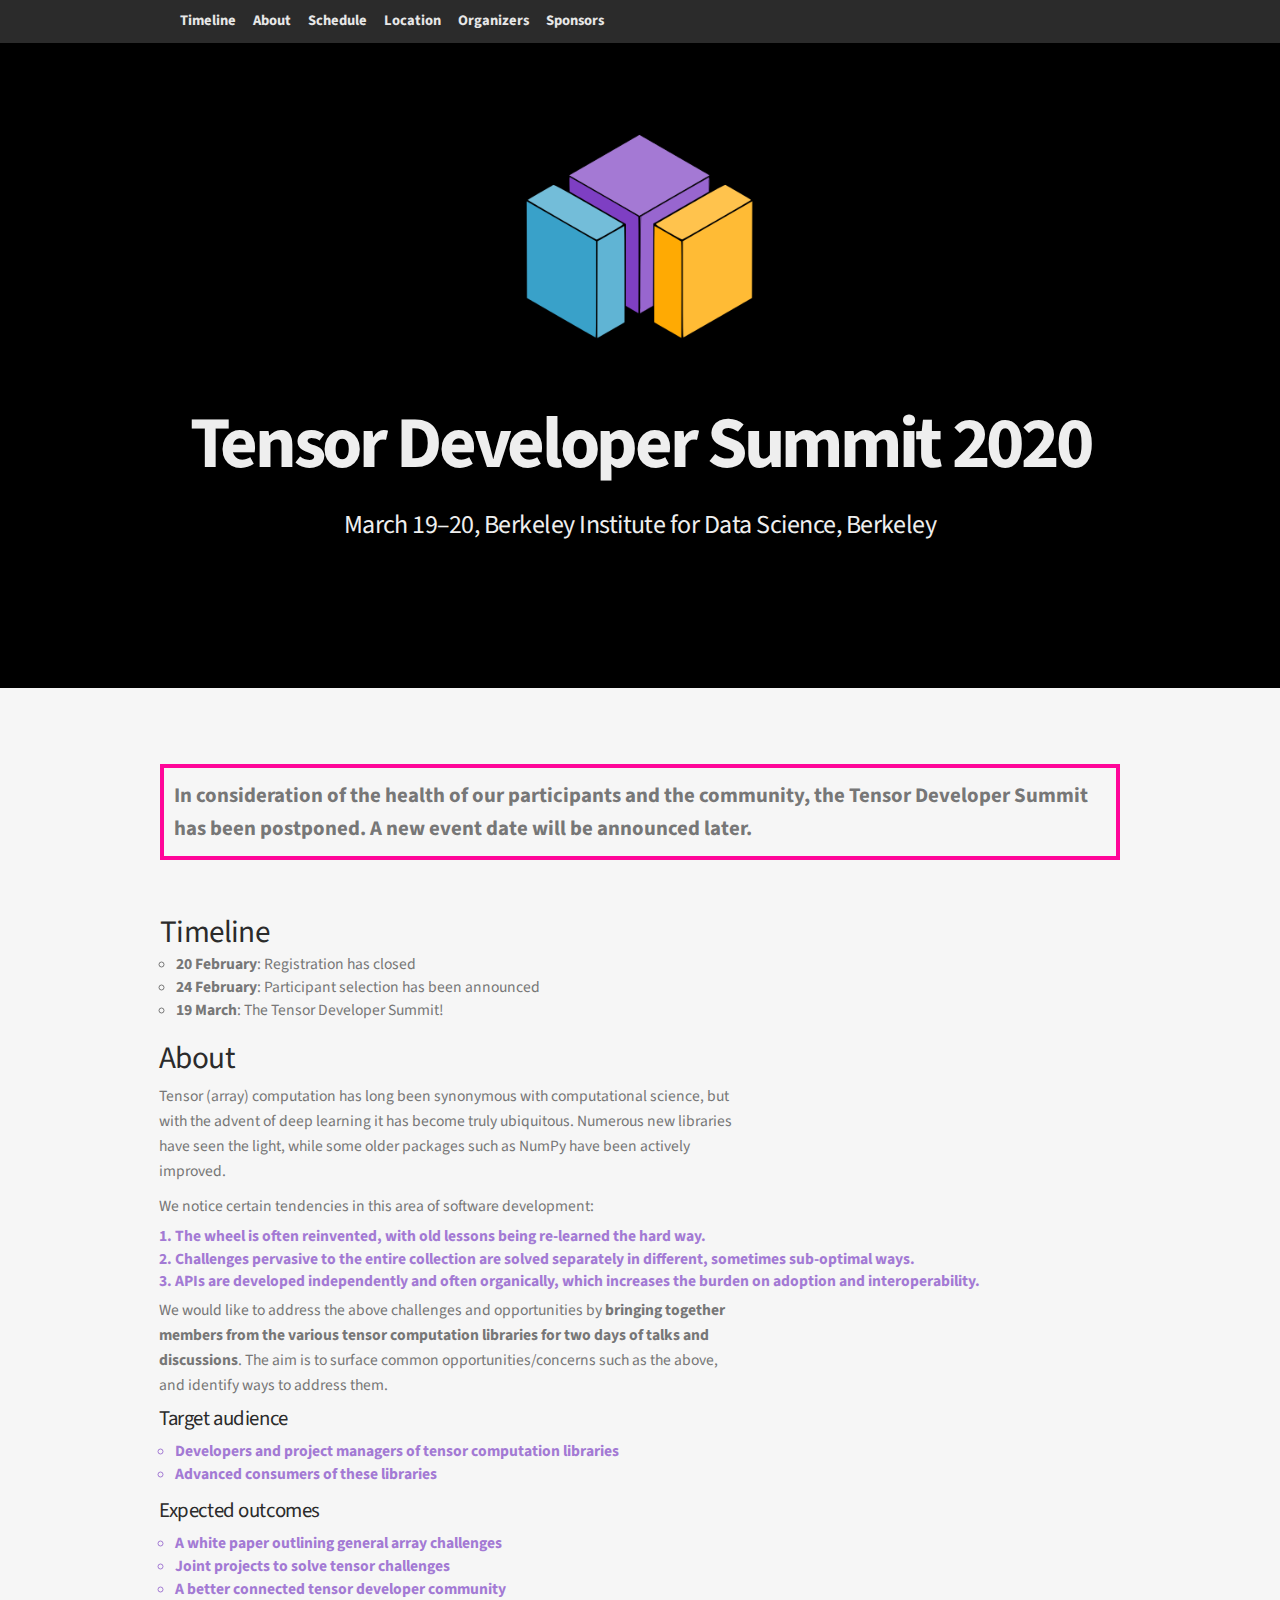
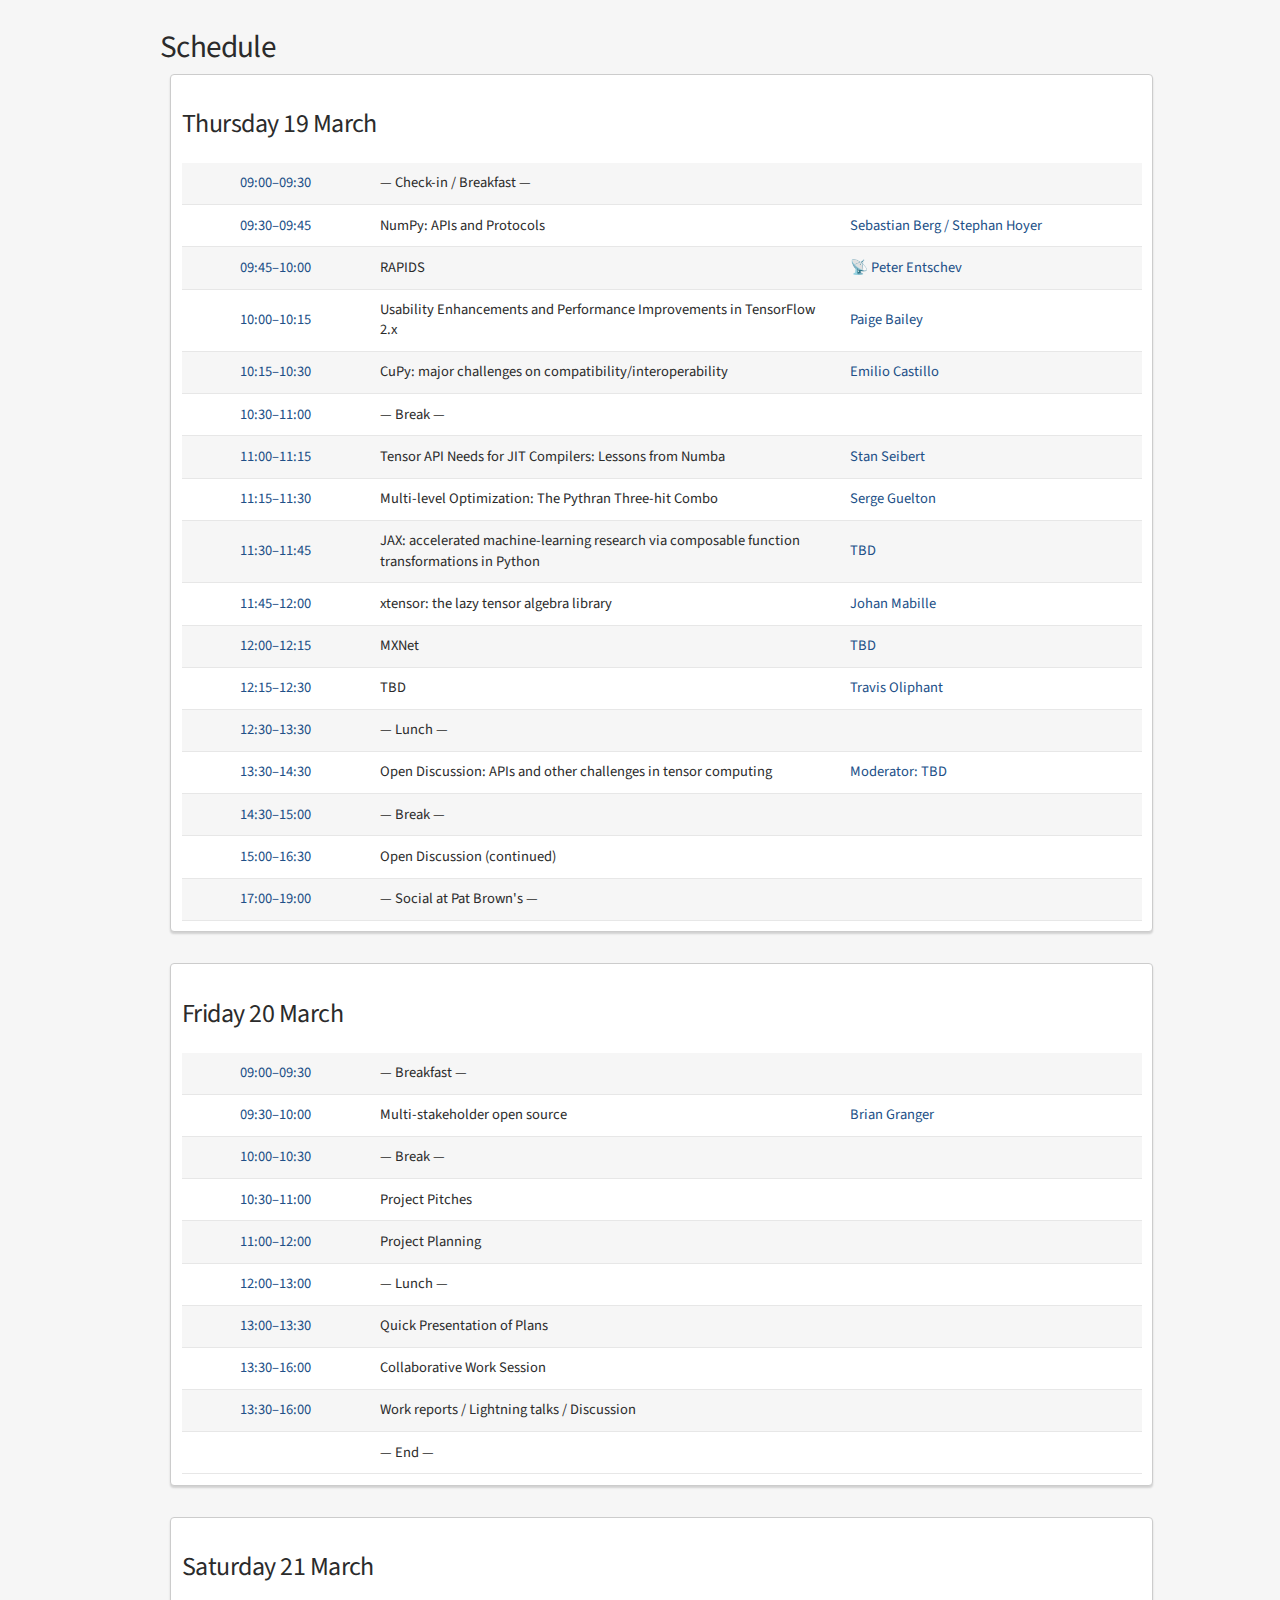
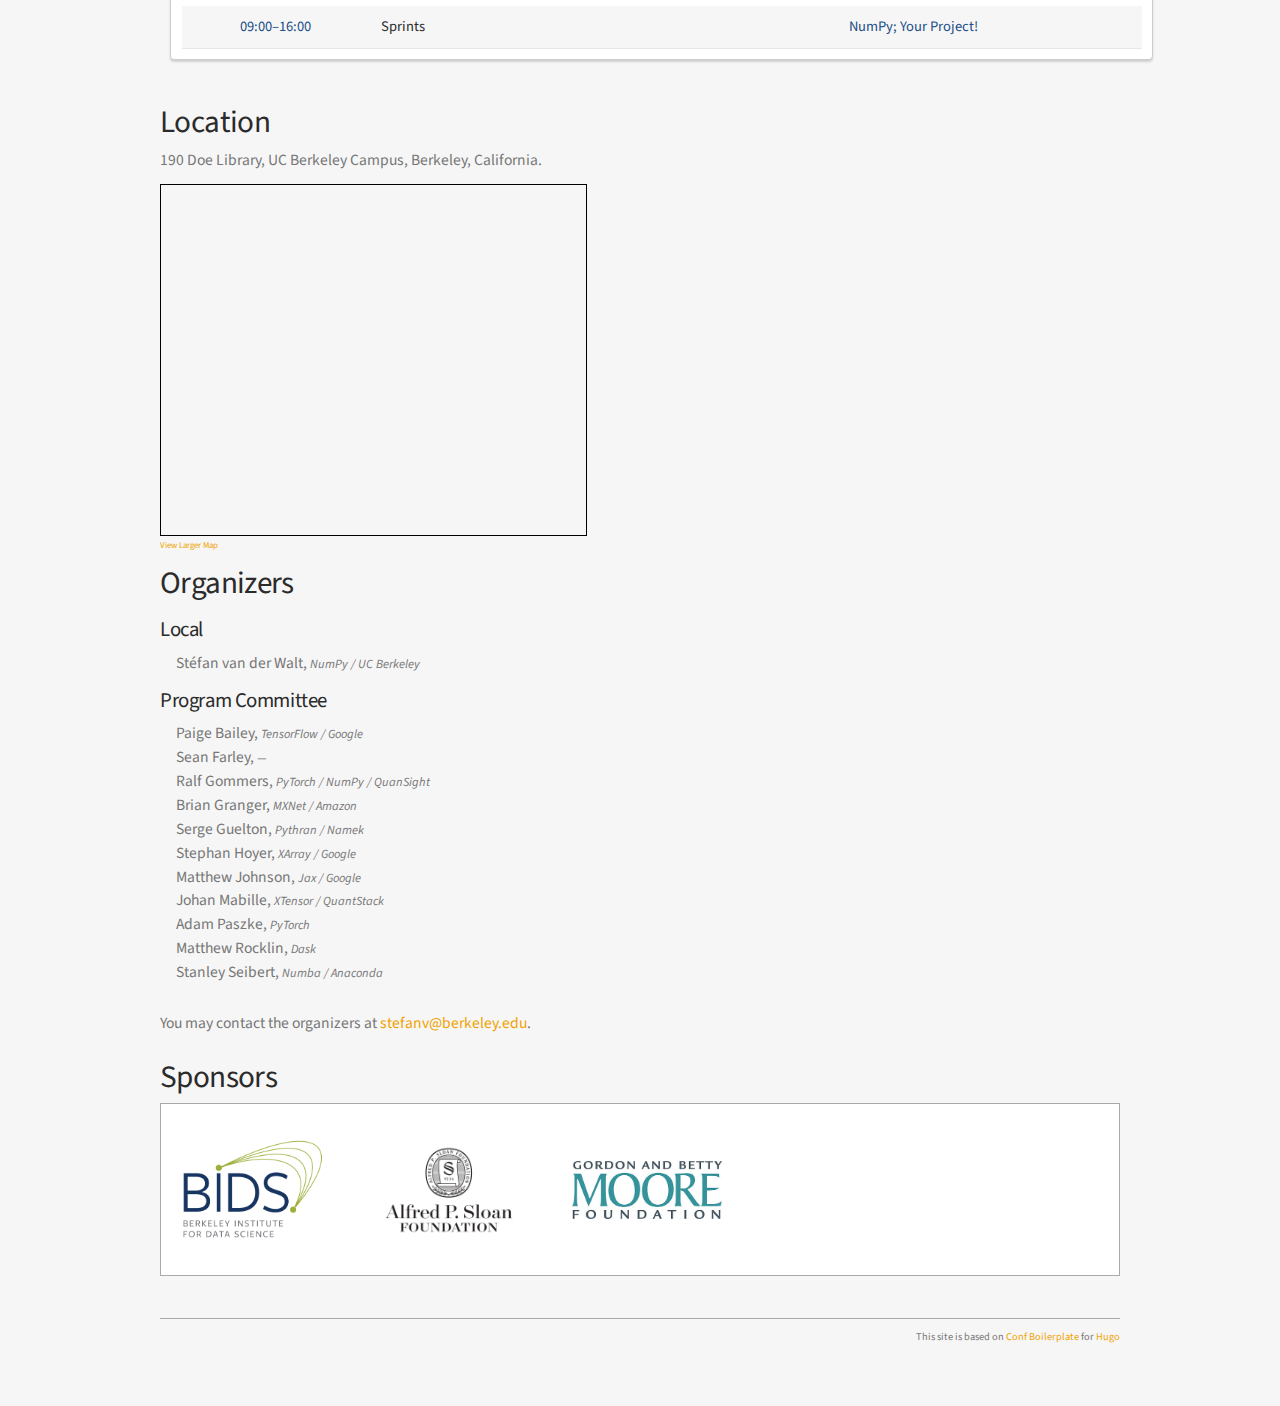
<file: index.html>
<!doctype html>
<html itemscope itemtype="http://schema.org/Event">
<head>
  <title itemprop="name">Tensor Developer Summit 2020</title>

  <meta charset="utf-8">
  <meta name="author" content="Tensor Developer Summit 2020" />
  <meta name="description" content="Tensor Developer Summit">
  <meta name="viewport" content="width=device-width">
  <meta http-equiv="X-UA-Compatible" content="IE=edge,chrome=1">

  <meta name="generator" content="Hugo 0.120.4">
  <meta property="og:title" content="Tensor Developer Summit 2020" />
<meta property="og:description" content="Tensor Developer Summit" />
<meta property="og:type" content="website" />
<meta property="og:url" content="https://xd-con.github.io/tensor-2020/" />


  <meta name="twitter:card" content="summary"/>
<meta name="twitter:title" content="Tensor Developer Summit 2020"/>
<meta name="twitter:description" content="Tensor Developer Summit"/>


  <link rel="shortcut icon" href="https://xd-con.github.io/tensor-2020/img/favicon.ico" type="image/x-icon">
  <link rel="apple-touch-icon" href="https://xd-con.github.io/tensor-2020/img/apple-touch-icon.png">

  <link rel="stylesheet" type="text/css" href="https://xd-con.github.io/tensor-2020/css/main.css">
  <link rel="stylesheet" type="text/css" href="https://xd-con.github.io/tensor-2020/css/custom.css">

  <link href="https://fonts.googleapis.com/css?family=Source+Sans+Pro&display=swap" rel="stylesheet"> 

</head>
<body>
  <div class="global">

    <nav id="nav">
  <ul class="wrapper">
    
      <li class="nav-item">
        <a href="#notifications" title="" class="nav-link">
          
        </a>
      </li>
    
      <li class="nav-item">
        <a href="#timeline" title="Timeline" class="nav-link">
          Timeline
        </a>
      </li>
    
      <li class="nav-item">
        <a href="#about" title="About" class="nav-link">
          About
        </a>
      </li>
    
      <li class="nav-item">
        <a href="#schedule" title="Schedule" class="nav-link">
          Schedule
        </a>
      </li>
    
      <li class="nav-item">
        <a href="#location" title="Location" class="nav-link">
          Location
        </a>
      </li>
    
      <li class="nav-item">
        <a href="#organizers" title="Organizers" class="nav-link">
          Organizers
        </a>
      </li>
    
      <li class="nav-item">
        <a href="#sponsors" title="Sponsors" class="nav-link">
          Sponsors
        </a>
      </li>
    
  </ul>
</nav>

<hr>

    

<header class="header">
  <div class="wrapper">
    
    <img class="logo-image" src="https://xd-con.github.io/tensor-2020/img/tensor-logo.png"/>
    
    <h1 class="logo-name">
      <a class="logo-link" href="#" title="Tensor Developer Summit 2020" itemprop="name">Tensor Developer Summit 2020</a>
    </h1>
    <h2 class="tagline">March 19–20, Berkeley Institute for Data Science, Berkeley</h2>

    <div class="call-action-area">
      

      
    </div>
  </div>
</header>

<hr>


    <div class="content" id="content">
      <div class="wrapper">
        
          <section class="notifications" id="notifications">
            <h2 class="section-title"></h2>

<div class="notification">
  <p>
    In consideration of the health of our participants and the
    community, the Tensor Developer Summit has been postponed.  A new
    event date will be announced later.
  </p>
</div>

          </section>
        
          <section class="timeline" id="timeline">
            <h2 class="section-title">Timeline</h2>

<ul class="date-list">
  
  <li class="event-item"><span class="event-item-date">20 February</span>:
    <span class="event-item-action">Registration has closed</span></li>
  
  <li class="event-item"><span class="event-item-date">24 February</span>:
    <span class="event-item-action">Participant selection has been announced</span></li>
  
  <li class="event-item"><span class="event-item-date">19 March</span>:
    <span class="event-item-action">The Tensor Developer Summit!</span></li>
  
</ul>

          </section>
        
          <section class="about" id="about">
            <h2 class="section-title">About</h2>

<p>Tensor (array) computation has long been synonymous with computational science, but with the advent of deep learning it has become truly ubiquitous. Numerous new libraries have seen the light, while some older packages such as NumPy have been actively improved.</p>
<p>We notice certain tendencies in this area of software development:</p>

<ol class="highlighted-list">
<li>The wheel is often reinvented, with old lessons being re-learned the hard way.</li>
<li>Challenges pervasive to the entire collection are solved separately in different, sometimes sub-optimal ways.</li>
<li>APIs are developed independently and often organically, which increases the burden on adoption and interoperability.</li>
</ol>

<p>We would like to address the above challenges and opportunities by <b>bringing together members from the various tensor computation libraries for two days of talks and discussions</b>. The aim is to surface common opportunities/concerns such as the above, and identify ways to address them.</p>

<h3 id="target-audience">Target audience</h3>

<p>
<ul class="highlighted-list">
<li>Developers and project managers of tensor computation libraries</li>
<li>Advanced consumers of these libraries</li>
</ul>
</p>

<h3 id="expected-outcomes">Expected outcomes</h3>
<p>
<ul class="highlighted-list">
<li>A white paper outlining general array challenges</li>
<li>Joint projects to solve tensor challenges</li>
<li>A better connected tensor developer community</li>
</ul>
</p>

          </section>
        
          <section class="schedule" id="schedule">
            <h2 class="section-title" id="schedule">Schedule</h2>



  <div class="schedule-tbl">

    <h3 class="day-description">Thursday 19 March</h3>
    <table>
      
      <tbody>
        
          
            <tr class="schedule-other">
              <td class="schedule-time">09:00–09:30</td>
              <td class="schedule-slot">
                
                — Check-in / Breakfast —
                
              </td>
              <td class="schedule-presenter"></td>
              <td class="schedule-description"></td>
            </tr>
          
        
          
            <tr class="schedule-other">
              <td class="schedule-time">09:30–09:45</td>
              <td class="schedule-slot">
                
                NumPy: APIs and Protocols
                
              </td>
              <td class="schedule-presenter">Sebastian Berg / Stephan Hoyer</td>
              <td class="schedule-description"></td>
            </tr>
          
        
          
            <tr class="schedule-other">
              <td class="schedule-time">09:45–10:00</td>
              <td class="schedule-slot">
                
                RAPIDS
                
              </td>
              <td class="schedule-presenter">📡 Peter Entschev</td>
              <td class="schedule-description"></td>
            </tr>
          
        
          
            <tr class="schedule-other">
              <td class="schedule-time">10:00–10:15</td>
              <td class="schedule-slot">
                
                Usability Enhancements and Performance Improvements in TensorFlow 2.x
                
              </td>
              <td class="schedule-presenter">Paige Bailey</td>
              <td class="schedule-description"></td>
            </tr>
          
        
          
            <tr class="schedule-other">
              <td class="schedule-time">10:15–10:30</td>
              <td class="schedule-slot">
                
                CuPy: major challenges on compatibility/interoperability
                
              </td>
              <td class="schedule-presenter">Emilio Castillo</td>
              <td class="schedule-description"></td>
            </tr>
          
        
          
            <tr class="schedule-other">
              <td class="schedule-time">10:30–11:00</td>
              <td class="schedule-slot">
                
                — Break —
                
              </td>
              <td class="schedule-presenter"></td>
              <td class="schedule-description"></td>
            </tr>
          
        
          
            <tr class="schedule-other">
              <td class="schedule-time">11:00–11:15</td>
              <td class="schedule-slot">
                
                Tensor API Needs for JIT Compilers: Lessons from Numba
                
              </td>
              <td class="schedule-presenter">Stan Seibert</td>
              <td class="schedule-description"></td>
            </tr>
          
        
          
            <tr class="schedule-other">
              <td class="schedule-time">11:15–11:30</td>
              <td class="schedule-slot">
                
                Multi-level Optimization: The Pythran Three-hit Combo
                
              </td>
              <td class="schedule-presenter">Serge Guelton</td>
              <td class="schedule-description"></td>
            </tr>
          
        
          
            <tr class="schedule-other">
              <td class="schedule-time">11:30–11:45</td>
              <td class="schedule-slot">
                
                JAX: accelerated machine-learning research via composable function transformations in Python
                
              </td>
              <td class="schedule-presenter">TBD</td>
              <td class="schedule-description"></td>
            </tr>
          
        
          
            <tr class="schedule-other">
              <td class="schedule-time">11:45–12:00</td>
              <td class="schedule-slot">
                
                xtensor: the lazy tensor algebra library
                
              </td>
              <td class="schedule-presenter">Johan Mabille</td>
              <td class="schedule-description"></td>
            </tr>
          
        
          
            <tr class="schedule-other">
              <td class="schedule-time">12:00–12:15</td>
              <td class="schedule-slot">
                
                MXNet
                
              </td>
              <td class="schedule-presenter">TBD</td>
              <td class="schedule-description"></td>
            </tr>
          
        
          
            <tr class="schedule-other">
              <td class="schedule-time">12:15–12:30</td>
              <td class="schedule-slot">
                
                TBD
                
              </td>
              <td class="schedule-presenter">Travis Oliphant</td>
              <td class="schedule-description"></td>
            </tr>
          
        
          
            <tr class="schedule-other">
              <td class="schedule-time">12:30–13:30</td>
              <td class="schedule-slot">
                
                — Lunch —
                
              </td>
              <td class="schedule-presenter"></td>
              <td class="schedule-description"></td>
            </tr>
          
        
          
            <tr class="schedule-other">
              <td class="schedule-time">13:30–14:30</td>
              <td class="schedule-slot">
                
                Open Discussion: APIs and other challenges in tensor computing
                
              </td>
              <td class="schedule-presenter">Moderator: TBD</td>
              <td class="schedule-description"></td>
            </tr>
          
        
          
            <tr class="schedule-other">
              <td class="schedule-time">14:30–15:00</td>
              <td class="schedule-slot">
                
                — Break —
                
              </td>
              <td class="schedule-presenter"></td>
              <td class="schedule-description"></td>
            </tr>
          
        
          
            <tr class="schedule-other">
              <td class="schedule-time">15:00–16:30</td>
              <td class="schedule-slot">
                
                Open Discussion (continued)
                
              </td>
              <td class="schedule-presenter"></td>
              <td class="schedule-description"></td>
            </tr>
          
        
          
            <tr class="schedule-other">
              <td class="schedule-time">17:00–19:00</td>
              <td class="schedule-slot">
                
                — Social at Pat Brown&#39;s —
                
              </td>
              <td class="schedule-presenter"></td>
              <td class="schedule-description"></td>
            </tr>
          
        
      </tbody>
    </table>
  </div>


  <div class="schedule-tbl">

    <h3 class="day-description">Friday 20 March</h3>
    <table>
      
      <tbody>
        
          
            <tr class="schedule-other">
              <td class="schedule-time">09:00–09:30</td>
              <td class="schedule-slot">
                
                — Breakfast —
                
              </td>
              <td class="schedule-presenter"></td>
              <td class="schedule-description"></td>
            </tr>
          
        
          
            <tr class="schedule-other">
              <td class="schedule-time">09:30–10:00</td>
              <td class="schedule-slot">
                
                Multi-stakeholder open source
                
              </td>
              <td class="schedule-presenter">Brian Granger</td>
              <td class="schedule-description"></td>
            </tr>
          
        
          
            <tr class="schedule-other">
              <td class="schedule-time">10:00–10:30</td>
              <td class="schedule-slot">
                
                — Break —
                
              </td>
              <td class="schedule-presenter"></td>
              <td class="schedule-description"></td>
            </tr>
          
        
          
            <tr class="schedule-other">
              <td class="schedule-time">10:30–11:00</td>
              <td class="schedule-slot">
                
                Project Pitches
                
              </td>
              <td class="schedule-presenter"></td>
              <td class="schedule-description"></td>
            </tr>
          
        
          
            <tr class="schedule-other">
              <td class="schedule-time">11:00–12:00</td>
              <td class="schedule-slot">
                
                Project Planning
                
              </td>
              <td class="schedule-presenter"></td>
              <td class="schedule-description"></td>
            </tr>
          
        
          
            <tr class="schedule-other">
              <td class="schedule-time">12:00–13:00</td>
              <td class="schedule-slot">
                
                — Lunch —
                
              </td>
              <td class="schedule-presenter"></td>
              <td class="schedule-description"></td>
            </tr>
          
        
          
            <tr class="schedule-other">
              <td class="schedule-time">13:00–13:30</td>
              <td class="schedule-slot">
                
                Quick Presentation of Plans
                
              </td>
              <td class="schedule-presenter"></td>
              <td class="schedule-description"></td>
            </tr>
          
        
          
            <tr class="schedule-other">
              <td class="schedule-time">13:30–16:00</td>
              <td class="schedule-slot">
                
                Collaborative Work Session
                
              </td>
              <td class="schedule-presenter"></td>
              <td class="schedule-description"></td>
            </tr>
          
        
          
            <tr class="schedule-other">
              <td class="schedule-time">13:30–16:00</td>
              <td class="schedule-slot">
                
                Work reports / Lightning talks / Discussion
                
              </td>
              <td class="schedule-presenter"></td>
              <td class="schedule-description"></td>
            </tr>
          
        
          
            <tr class="schedule-other">
              <td class="schedule-time"></td>
              <td class="schedule-slot">
                
                — End —
                
              </td>
              <td class="schedule-presenter"></td>
              <td class="schedule-description"></td>
            </tr>
          
        
      </tbody>
    </table>
  </div>


  <div class="schedule-tbl">

    <h3 class="day-description">Saturday 21 March</h3>
    <table>
      
      <tbody>
        
          
            <tr class="schedule-other">
              <td class="schedule-time">09:00–16:00</td>
              <td class="schedule-slot">
                
                Sprints
                
              </td>
              <td class="schedule-presenter">NumPy; Your Project!</td>
              <td class="schedule-description"></td>
            </tr>
          
        
      </tbody>
    </table>
  </div>


          </section>
        
          <section class="location" id="location">
            <h2 class="section-title">Location</h2>

<p itemprop="address" itemscope itemtype="http://schema.org/PostalAddress">
  <span itemprop="streetAddress">190 Doe Library, UC Berkeley Campus</span>,
  <span itemprop="addressLocality">Berkeley</span>,
  <span itemprop="addressRegion"> California</span>.
</p>

<iframe width="425" height="350" frameborder="0" scrolling="no" marginheight="0" marginwidth="0" src="https://www.openstreetmap.org/export/embed.html?bbox=-122.26255416870119%2C37.87092374440892%2C-122.25640118122102%2C37.87398533175027&amp;layer=mapnik&amp;marker=37.87245655240413%2C-122.25947534250435" style="border: 1px solid black"></iframe><br/><small><a href="https://www.openstreetmap.org/?mlat=37.87246&amp;mlon=-122.25948#map=18/37.87245/-122.25948&amp;layers=N">View Larger Map</a></small>

          </section>
        
          <section class="organizers" id="organizers">
            <h2 class="section-title">Organizers</h2>

<ul class="organizer-list">
  
    <div class="organizing-team">
      <h3>Local</h3>
      
        <li class="organizer-item" itemprop="performer" itemscope itemtype="http://schema.org/Person">
          

          <div class="organizer-name">Stéfan van der Walt,
            <span class="organizer-affiliation"> NumPy / UC Berkeley </span>
            
          </div>
        </li>
        
      </div>
    
    <div class="organizing-team">
      <h3>Program Committee</h3>
      
        <li class="organizer-item" itemprop="performer" itemscope itemtype="http://schema.org/Person">
          

          <div class="organizer-name">Paige Bailey,
            <span class="organizer-affiliation"> TensorFlow / Google </span>
            
          </div>
        </li>
        
        <li class="organizer-item" itemprop="performer" itemscope itemtype="http://schema.org/Person">
          

          <div class="organizer-name">Sean Farley,
            <span class="organizer-affiliation"> — </span>
            
          </div>
        </li>
        
        <li class="organizer-item" itemprop="performer" itemscope itemtype="http://schema.org/Person">
          

          <div class="organizer-name">Ralf Gommers,
            <span class="organizer-affiliation"> PyTorch / NumPy / QuanSight </span>
            
          </div>
        </li>
        
        <li class="organizer-item" itemprop="performer" itemscope itemtype="http://schema.org/Person">
          

          <div class="organizer-name">Brian Granger,
            <span class="organizer-affiliation"> MXNet / Amazon </span>
            
          </div>
        </li>
        
        <li class="organizer-item" itemprop="performer" itemscope itemtype="http://schema.org/Person">
          

          <div class="organizer-name">Serge Guelton,
            <span class="organizer-affiliation"> Pythran / Namek </span>
            
          </div>
        </li>
        
        <li class="organizer-item" itemprop="performer" itemscope itemtype="http://schema.org/Person">
          

          <div class="organizer-name">Stephan Hoyer,
            <span class="organizer-affiliation"> XArray / Google </span>
            
          </div>
        </li>
        
        <li class="organizer-item" itemprop="performer" itemscope itemtype="http://schema.org/Person">
          

          <div class="organizer-name">Matthew Johnson,
            <span class="organizer-affiliation"> Jax / Google </span>
            
          </div>
        </li>
        
        <li class="organizer-item" itemprop="performer" itemscope itemtype="http://schema.org/Person">
          

          <div class="organizer-name">Johan Mabille,
            <span class="organizer-affiliation"> XTensor / QuantStack </span>
            
          </div>
        </li>
        
        <li class="organizer-item" itemprop="performer" itemscope itemtype="http://schema.org/Person">
          

          <div class="organizer-name">Adam Paszke,
            <span class="organizer-affiliation"> PyTorch </span>
            
          </div>
        </li>
        
        <li class="organizer-item" itemprop="performer" itemscope itemtype="http://schema.org/Person">
          

          <div class="organizer-name">Matthew Rocklin,
            <span class="organizer-affiliation"> Dask </span>
            
          </div>
        </li>
        
        <li class="organizer-item" itemprop="performer" itemscope itemtype="http://schema.org/Person">
          

          <div class="organizer-name">Stanley Seibert,
            <span class="organizer-affiliation"> Numba / Anaconda </span>
            
          </div>
        </li>
        
      </div>
    
</ul>

<p>You may contact the organizers at <a href="mailto:stefanv@berkeley.edu">stefanv@berkeley.edu</a>.</p>

          </section>
        
          <section class="sponsors" id="sponsors">
            <h2 class="section-title">Sponsors</h2>

<ul class="sponsors-list">

  <li class="sponsor-item" itemscope itemtype="http://schema.org/Organization">
    <a href="https://bids.berkeley.edu" class="sponsor--link" itemprop="url" target="_blank">
      <img src="https://xd-con.github.io/tensor-2020/img/BIDS.png" alt="Berkeley Institute for Data Science" class="photo" itemprop="image">
    </a>
  </li>

  <li class="sponsor-item" itemscope itemtype="http://schema.org/Organization">
    <a href="https://www.sloan.org" class="sponsor--link" itemprop="url" target="_blank">
      <img src="https://xd-con.github.io/tensor-2020/img/sloan-logo.png" alt="" class="photo" itemprop="image">
    </a>
  </li>

  <li class="sponsor-item" itemscope itemtype="http://schema.org/Organization">
    <a href="https://www.moore.org/" class="sponsor--link" itemprop="url" target="_blank">
      <img src="https://xd-con.github.io/tensor-2020/img/moore-logo.jpg" alt="" class="photo" itemprop="image">
    </a>
  </li>

</ul>

          </section>
        

        <footer class="footer">
          <p>This site is based on <a href="https://github.com/braziljs/conf-boilerplate" target="_blank">Conf Boilerplate</a> for <a href="https://gohugo.io/">Hugo</a></p>
        </footer>
      </div>
    </div>
  </div>

  <script src="https://ajax.googleapis.com/ajax/libs/jquery/1.11.0/jquery.min.js"></script>
  <script>window.jQuery || document.write('\x3Cscript src="https://xd-con.github.io/tensor-2020/js/jquery.js"><\/script>')</script>
  
  
  
  
</body>
</html>
</file>
